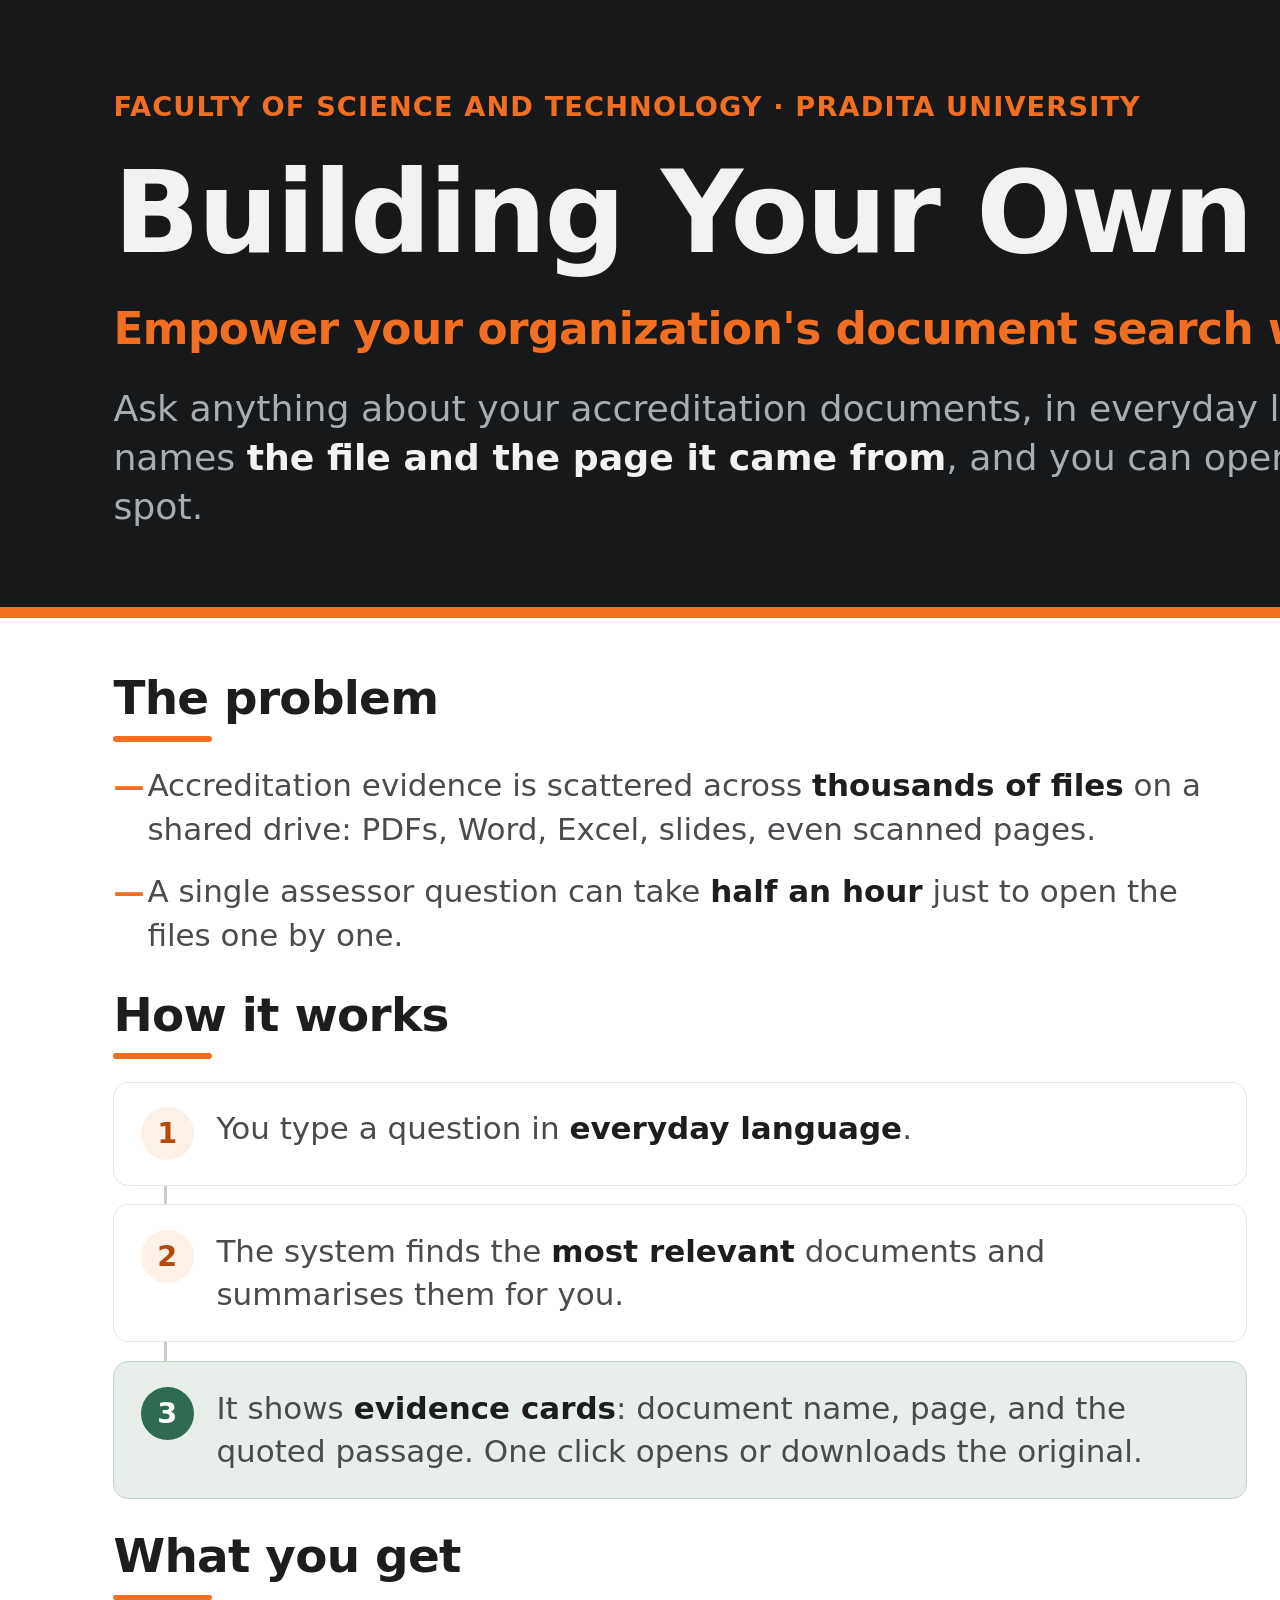
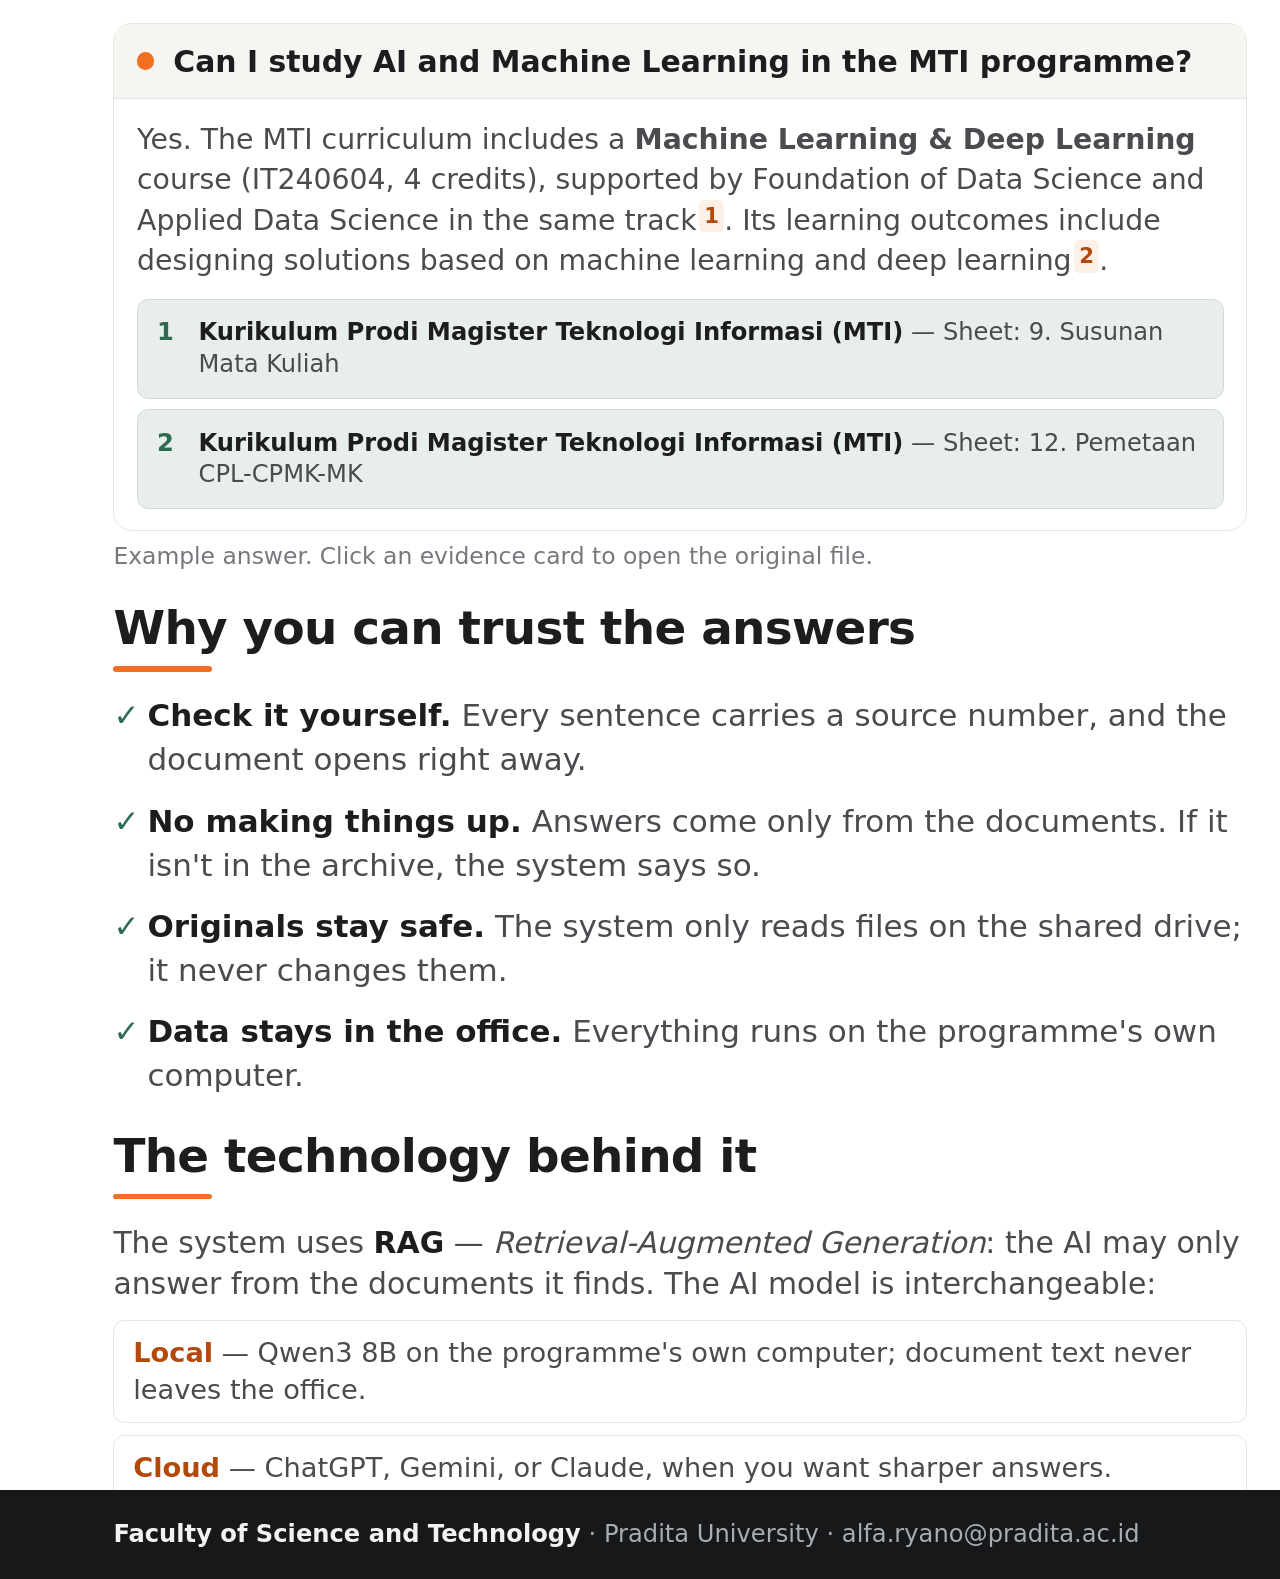
<file: publications/poster/poster_en.html>
<!DOCTYPE html>
<html lang="en">
<head>
<meta charset="utf-8">
<title>Poster A1 (EN) — Building Your Own Local AI</title>
<style>
/* ==========================================================================
   Poster A1 potret (594 × 841 mm) — Asisten Dokumen Akreditasi
   --------------------------------------------------------------------------
   Memakai sistem warna yang sama dengan landing page produk (oranye & hijau
   Pradita di atas ramp netral) agar poster dan aplikasinya terbaca sebagai
   satu hal. Tanpa web font: seluruhnya memakai huruf sistem, sehingga hasil
   cetak identik di komputer mana pun.

   Render:  python render_poster.py   → poster.pdf (A1, siap cetak)
   ========================================================================== */

:root {
  --orange:        #f26e21;
  --orange-strong: #d95a12;
  --orange-text:   #b34a0c;
  --orange-wash:   #fdf0e7;
  --green:         #405b4c;
  --green-text:    #2f6b52;
  --green-wash:    #e8efeb;

  --page:  #ffffff;
  --panel: #ffffff;
  --sunken:#f6f5f2;
  --line:  #e7e5e1;
  --line-strong: #cfccc6;

  --ink:   #1d1d1f;
  --ink-2: #4a4a4f;
  --ink-3: #77777d;

  --dark:     #16181a;
  --dark-ink: #f2f2f0;
  --dark-ink-2: #a9adb2;

  --sans: "Segoe UI Variable Text", "Segoe UI", system-ui, -apple-system, Inter, Arial, sans-serif;
  --display: "Segoe UI Variable Display", "Segoe UI", system-ui, -apple-system, Inter, Arial, sans-serif;
  --mono: "Cascadia Mono", Consolas, ui-monospace, monospace;
}

@page { size: 594mm 841mm; margin: 0; }

* { box-sizing: border-box; margin: 0; padding: 0; }

html, body {
  width: 594mm;
  height: 841mm;
}

body {
  font-family: var(--sans);
  color: var(--ink);
  background: var(--page);
  -webkit-print-color-adjust: exact;
  print-color-adjust: exact;
  display: flex;
  flex-direction: column;
}

/* ---------------------------------------------------------------- header */

.masthead {
  background: var(--dark);
  color: var(--dark-ink);
  padding: 24mm 30mm 20mm;
  border-bottom: 3mm solid var(--orange);
  position: relative;
  overflow: hidden;
}

/* sapuan hangat samar di sudut kanan atas, memberi kedalaman pada band gelap */
.masthead::after {
  content: "";
  position: absolute;
  top: -70mm; right: -60mm;
  width: 240mm; height: 240mm;
  border-radius: 50%;
  background: radial-gradient(circle, rgba(242,110,33,0.20) 0%, rgba(242,110,33,0) 68%);
  z-index: 0;
}

/* logo resmi berwarna gelap, jadi diberi alas putih agar terbaca di band hitam */
.brand {
  position: absolute;
  top: 20mm;
  right: 30mm;
  z-index: 2;
  background: #fff;
  border-radius: 3mm;
  padding: 5mm 6mm;
  line-height: 0;
}
.brand img { display: block; width: 95mm; height: auto; }

.kicker {
  font-size: 7.2mm;
  font-weight: 600;
  letter-spacing: 0.30mm;
  text-transform: uppercase;
  color: var(--orange);
  margin-bottom: 9mm;
}

.masthead h1 {
  font-family: var(--display);
  font-size: 30mm;
  line-height: 1.02;
  font-weight: 700;
  letter-spacing: -0.55mm;
  margin-bottom: 8mm;
}

.masthead .tagline {
  font-family: var(--display);
  font-size: 11.6mm;
  line-height: 1.22;
  font-weight: 600;
  letter-spacing: -0.14mm;
  color: var(--orange);
  margin-bottom: 8mm;
  max-width: 440mm;
}

.masthead p {
  font-size: 9.6mm;
  line-height: 1.34;
  font-weight: 400;
  color: var(--dark-ink-2);
  max-width: 440mm;
}
.masthead p b { color: var(--dark-ink); font-weight: 600; }

/* ------------------------------------------------------------------ body */

.sheet {
  flex: 1;
  display: grid;
  grid-template-columns: 300mm 1fr;
  gap: 20mm;
  padding: 14mm 30mm 12mm;
  min-height: 0;
}

.col { display: flex; flex-direction: column; }

h2 {
  font-family: var(--display);
  font-size: 12.4mm;
  font-weight: 700;
  letter-spacing: -0.18mm;
  color: var(--ink);
  margin-bottom: 3mm;
}
h2 + .underline {
  width: 26mm; height: 1.5mm;
  background: var(--orange);
  border-radius: 1mm;
  margin-bottom: 6mm;
}

.block + .block { margin-top: 8mm; }

/* ------------------------------------------------------------- daftar */

.points { list-style: none; display: grid; gap: 4.6mm; }

.points li {
  display: grid;
  grid-template-columns: 9mm 1fr;
  align-items: start;
  font-size: 8.2mm;
  line-height: 1.42;
  color: var(--ink-2);
}
.points li b { color: var(--ink); font-weight: 600; }

.points .mark {
  font-size: 8.2mm;
  line-height: 1.42;
  font-weight: 700;
  color: var(--orange);
}
.points.checks .mark { color: var(--green-text); }

/* -------------------------------------------------------------- langkah */

.steps { display: grid; gap: 0; }

.step {
  display: grid;
  grid-template-columns: 14mm 1fr;
  gap: 6mm;
  align-items: start;
  padding: 6.5mm 7mm;
  background: var(--panel);
  border: 0.5mm solid var(--line);
  border-radius: 4mm;
  font-size: 8.2mm;
  line-height: 1.4;
  color: var(--ink-2);
}
.step b { color: var(--ink); font-weight: 600; }

.step .num {
  width: 14mm; height: 14mm;
  display: grid; place-items: center;
  border-radius: 50%;
  background: var(--orange-wash);
  color: var(--orange-text);
  font-size: 7.6mm;
  font-weight: 700;
}

/* langkah terakhir — hasil yang dilihat pengguna */
.step.final {
  background: var(--green-wash);
  border-color: #bfd2c7;
}
.step.final .num { background: var(--green-text); color: #fff; }

.connector {
  width: 0.7mm;
  height: 5mm;
  background: var(--line-strong);
  margin-left: 13.5mm;
}

/* ------------------------------------------------- contoh hasil jawaban */

.demo {
  background: var(--panel);
  border: 0.5mm solid var(--line);
  border-radius: 5mm;
  overflow: hidden;
}

.demo-q {
  display: flex;
  align-items: center;
  gap: 5mm;
  padding: 5.2mm 6mm;
  background: var(--sunken);
  border-bottom: 0.5mm solid var(--line);
  font-size: 7.9mm;
  font-weight: 600;
  color: var(--ink);
}
.demo-q .dot {
  flex: none;
  width: 4.6mm; height: 4.6mm;
  border-radius: 50%;
  background: var(--orange);
}

.demo-a {
  padding: 5.6mm 6mm 5mm;
  font-size: 7.5mm;
  line-height: 1.4;
  color: var(--ink-2);
}
.demo-a .cite {
  display: inline-block;
  min-width: 5.6mm;
  padding: 0.4mm 1.4mm;
  margin-left: 0.6mm;
  border-radius: 1.4mm;
  background: var(--orange-wash);
  color: var(--orange-text);
  font-size: 5.6mm;
  font-weight: 700;
  text-align: center;
  vertical-align: 1.6mm;
}

.demo-sources {
  padding: 0 6mm 5.6mm;
  display: grid;
  gap: 2.8mm;
}
.demo-source {
  display: grid;
  grid-template-columns: 7mm 1fr;
  gap: 4mm;
  align-items: start;
  padding: 4.6mm 5mm;
  background: var(--green-wash);
  border: 0.4mm solid #cddcd3;
  border-radius: 3mm;
  font-size: 6.4mm;
  line-height: 1.3;
  color: var(--ink-2);
}
.demo-source .n {
  font-weight: 700;
  color: var(--green-text);
}
.demo-source b { color: var(--ink); font-weight: 600; }

.demo-caption {
  margin-top: 3mm;
  font-size: 6.2mm;
  color: var(--ink-3);
}

/* ------------------------------------------------------------------ CTA */

.cta {
  background: var(--dark);
  border-radius: 7mm;
  padding: 10mm 11mm 9mm;
  text-align: center;
  color: var(--dark-ink);
}

.cta-kicker {
  font-size: 7.4mm;
  font-weight: 700;
  letter-spacing: 0.6mm;
  text-transform: uppercase;
  color: var(--orange);
  margin-bottom: 8mm;
}

.qr-frame {
  background: #fff;
  border-radius: 4mm;
  padding: 4.4mm;
  width: 80mm;
  margin: 0 auto 7mm;
}
.qr-frame img { display: block; width: 100%; height: auto; image-rendering: pixelated; }

.cta-url {
  font-family: var(--display);
  font-size: 10.4mm;
  font-weight: 700;
  letter-spacing: -0.12mm;
  color: #fff;
  margin-bottom: 3mm;
  word-break: break-word;
}
.cta-hint { font-size: 6.6mm; color: var(--dark-ink-2); }

.cta hr {
  border: 0;
  border-top: 0.4mm solid rgba(255,255,255,0.18);
  margin: 9mm 0;
}

.creds { display: grid; gap: 4.5mm; text-align: left; }
.cred-row {
  display: grid;
  grid-template-columns: 40mm 1fr;
  align-items: center;
  gap: 5mm;
}
.cred-row span { font-size: 6.8mm; color: var(--dark-ink-2); }
.cred-row code {
  font-family: var(--mono);
  font-size: 9mm;
  font-weight: 700;
  color: #fff;
  background: rgba(255,255,255,0.10);
  border: 0.4mm solid rgba(255,255,255,0.22);
  border-radius: 2.6mm;
  padding: 2.4mm 5mm;
  text-align: center;
}

.cta-note {
  margin-top: 8mm;
  font-size: 6.2mm;
  line-height: 1.4;
  color: var(--dark-ink-2);
}

/* --------------------------------------------------------- pertanyaan */

.asks { display: grid; gap: 5mm; }

.ask {
  background: var(--panel);
  border: 0.5mm solid var(--line);
  border-left: 2mm solid var(--orange);
  border-radius: 3.4mm;
  padding: 5.6mm 6.5mm;
  font-size: 7.9mm;
  line-height: 1.34;
  color: var(--ink);
}

.asks-note {
  margin-top: 5mm;
  font-size: 6.2mm;
  line-height: 1.4;
  color: var(--ink-3);
}

/* ------------------------------------------------------------- angka */

/* ditumpuk vertikal: ketiganya satuan berbeda, bukan satu deret yang
   bisa dibandingkan berdampingan */
.stats {
  display: grid;
  gap: 4mm;
}

.stat {
  display: grid;
  grid-template-columns: 70mm 1fr;
  align-items: center;
  gap: 6mm;
  background: var(--sunken);
  border: 0.5mm solid var(--line);
  border-radius: 4mm;
  padding: 5.6mm 7mm;
}
.stat .value {
  font-family: var(--display);
  font-size: 16.5mm;
  font-weight: 700;
  line-height: 1;
  letter-spacing: -0.3mm;
  color: var(--orange-text);
}
.stat .label {
  font-size: 7.2mm;
  line-height: 1.3;
  color: var(--ink-2);
}

/* ---------------------------------------------------- teknologi (RAG) */

.tech-lead {
  font-size: 7.9mm;
  line-height: 1.38;
  color: var(--ink-2);
  margin-bottom: 4mm;
}
.tech-lead b { color: var(--ink); font-weight: 600; }

.tech-opts { display: grid; gap: 3mm; }

.tech-opt {
  background: var(--panel);
  border: 0.5mm solid var(--line);
  border-radius: 3mm;
  padding: 3.8mm 5mm;
  font-size: 7.2mm;
  line-height: 1.34;
  color: var(--ink-2);
}
.tech-opt b {
  font-weight: 700;
  color: var(--orange-text);
}

/* ------------------------------------------------------------- format */

.chips { display: flex; flex-wrap: wrap; gap: 3.4mm; }

.chip {
  padding: 3.2mm 5.4mm;
  background: var(--panel);
  border: 0.5mm solid var(--line-strong);
  border-radius: 20mm;
  font-size: 6.8mm;
  font-weight: 600;
  color: var(--ink-2);
}
/* sumber luar dibedakan warnanya dari daftar format file */
.chip.ext {
  border-color: var(--orange);
  background: var(--orange-wash);
  color: var(--orange-text);
}

.chips-sub {
  margin: 4.4mm 0 3.6mm;
  font-size: 6.6mm;
  line-height: 1.34;
  color: var(--ink-2);
}
.chips-sub b { color: var(--ink); font-weight: 600; }

/* ------------------------------------------------- spesifikasi & harga */

.spec-line {
  margin-top: 5mm;
  padding: 5mm 6mm;
  background: var(--orange-wash);
  border: 0.5mm solid #f1cdb0;
  border-radius: 3mm;
  font-size: 7.6mm;
  line-height: 1.38;
  color: var(--ink-2);
}
.spec-line b { color: var(--orange-text); font-weight: 700; }

/* ---------------------------------------------------------------- kaki */

.footer {
  background: var(--dark);
  color: var(--dark-ink-2);
  padding: 8mm 30mm;
  display: flex;
  justify-content: space-between;
  align-items: center;
  gap: 20mm;
  font-size: 6.4mm;
}
.footer b { color: var(--dark-ink); font-weight: 600; }
</style>
</head>
<body>

<header class="masthead">
  <div class="brand"><img src="pradita-logo.png" alt="Pradita University logo"></div>
  <div class="kicker">Faculty of Science and Technology &middot; Pradita University</div>
  <h1>Building Your Own Local AI</h1>
  <p class="tagline">Empower your organization's document search with AI</p>
  <p>Ask anything about your accreditation documents, in everyday language.
     Every answer names <b>the file and the page it came from</b>, and you can
     open that document on the spot.</p>
</header>

<main class="sheet">

  <!-- ============================ left column ============================ -->
  <div class="col">

    <section class="block">
      <h2>The problem</h2><div class="underline"></div>
      <ul class="points">
        <li><span class="mark">—</span>
          <span>Accreditation evidence is scattered across <b>thousands of
          files</b> on a shared drive: PDFs, Word, Excel, slides, even
          scanned pages.</span></li>
        <li><span class="mark">—</span>
          <span>A single assessor question can take <b>half an hour</b> just
          to open the files one by one.</span></li>
      </ul>
    </section>

    <section class="block">
      <h2>How it works</h2><div class="underline"></div>
      <div class="steps">
        <div class="step">
          <div class="num">1</div>
          <div>You type a question in <b>everyday language</b>.</div>
        </div>
        <div class="connector"></div>
        <div class="step">
          <div class="num">2</div>
          <div>The system finds the <b>most relevant</b> documents and
               summarises them for you.</div>
        </div>
        <div class="connector"></div>
        <div class="step final">
          <div class="num">3</div>
          <div>It shows <b>evidence cards</b>: document name, page, and the
               quoted passage. One click opens or downloads the original.</div>
        </div>
      </div>
    </section>

    <section class="block">
      <h2>What you get</h2><div class="underline"></div>
      <div class="demo">
        <div class="demo-q"><span class="dot"></span>Can I study AI and Machine Learning in the MTI programme?</div>
        <div class="demo-a">
          Yes. The MTI curriculum includes a <b>Machine Learning &amp; Deep
          Learning</b> course (IT240604, 4 credits), supported by Foundation of
          Data Science and Applied Data Science in the same
          track<span class="cite">1</span>. Its learning outcomes include
          designing solutions based on machine learning and deep
          learning<span class="cite">2</span>.
        </div>
        <div class="demo-sources">
          <div class="demo-source"><span class="n">1</span>
            <span><b>Kurikulum Prodi Magister Teknologi Informasi (MTI)</b> — Sheet: 9. Susunan Mata Kuliah</span></div>
          <div class="demo-source"><span class="n">2</span>
            <span><b>Kurikulum Prodi Magister Teknologi Informasi (MTI)</b> — Sheet: 12. Pemetaan CPL-CPMK-MK</span></div>
        </div>
      </div>
      <p class="demo-caption">Example answer. Click an evidence card to open
         the original file.</p>
    </section>

    <section class="block">
      <h2>Why you can trust the answers</h2><div class="underline"></div>
      <ul class="points checks">
        <li><span class="mark">&#10003;</span>
          <span><b>Check it yourself.</b> Every sentence carries a source
          number, and the document opens right away.</span></li>
        <li><span class="mark">&#10003;</span>
          <span><b>No making things up.</b> Answers come only from the
          documents. If it isn't in the archive, the system says so.</span></li>
        <li><span class="mark">&#10003;</span>
          <span><b>Originals stay safe.</b> The system only reads files on the
          shared drive; it never changes them.</span></li>
        <li><span class="mark">&#10003;</span>
          <span><b>Data stays in the office.</b> Everything runs on the
          programme's own computer.</span></li>
      </ul>
    </section>

    <section class="block">
      <h2>The technology behind it</h2><div class="underline"></div>
      <p class="tech-lead">The system uses <b>RAG</b> —
         <i>Retrieval-Augmented Generation</i>: the AI may only answer from the
         documents it finds. The AI model is interchangeable:</p>
      <div class="tech-opts">
        <div class="tech-opt"><b>Local</b> — Qwen3 8B on the programme's own
          computer; document text never leaves the office.</div>
        <div class="tech-opt"><b>Cloud</b> — ChatGPT, Gemini, or Claude, when
          you want sharper answers.</div>
      </div>
    </section>

  </div>

  <!-- ============================ right column =========================== -->
  <div class="col">

    <section class="cta">
      <div class="cta-kicker">Try it now</div>
      <div class="qr-frame"><img src="qr_code.png" alt="QR code to akreditasi.ayolearn.stream"></div>
      <div class="cta-url">https://akreditasi.ayolearn.stream</div>
      <div class="cta-hint">Scan the QR code, or type the address above</div>
      <hr>
      <div class="creds">
        <div class="cred-row"><span>Username</span><code>guest</code></div>
        <div class="cred-row"><span>Password</span><code>i am guest</code></div>
      </div>
      <div class="cta-note">The guest account can ask questions and download cited documents.</div>
    </section>

    <section class="block">
      <h2>Try asking</h2><div class="underline"></div>
      <div class="asks">
        <div class="ask">Which courses are taught in the MTI programme?</div>
        <div class="ask">How many students and graduates does the programme have?</div>
        <div class="ask">List the lecturers' research publications from the last three years.</div>
      </div>
      <p class="asks-note">All three already have answers in the indexed
         archive.</p>
    </section>

    <section class="block">
      <h2>Key Numbers</h2><div class="underline"></div>
      <div class="stats">
        <div class="stat">
          <div class="value">1,497</div>
          <div class="label">Documents indexed</div>
        </div>
        <div class="stat">
          <div class="value">188K</div>
          <div class="label">Searchable sentences</div>
        </div>
        <div class="stat">
          <div class="value">3.5M</div>
          <div class="label">Words inside</div>
        </div>
      </div>
    </section>

    <section class="block">
      <h2>What it can read</h2><div class="underline"></div>
      <div class="chips">
        <span class="chip">PDF</span>
        <span class="chip">Word</span>
        <span class="chip">Excel</span>
        <span class="chip">PowerPoint</span>
        <span class="chip">Web pages</span>
        <span class="chip">CSV</span>
        <span class="chip">Text</span>
        <span class="chip">Images &amp; scans (OCR)</span>
      </div>
      <p class="chips-sub">External sources can be added and indexed too,
         such as:</p>
      <div class="chips">
        <span class="chip ext">PDDikti</span>
        <span class="chip ext">SINTA</span>
        <span class="chip ext">Google Scholar</span>
        <span class="chip ext">Campus website</span>
      </div>
      <p class="spec-line"><b>Specs:</b> Intel Core i7, 8 GB VGA, 32 GB RAM,
         10 GB storage &mdash; <b>≈ IDR 20 million</b> per unit.</p>
    </section>

  </div>
</main>

<footer class="footer">
  <div><b>Faculty of Science and Technology</b> &middot; Pradita University &middot; alfa.ryano@pradita.ac.id</div>
  <div>Runs on one office computer &middot; source documents are never modified</div>
</footer>

</body>
</html>
</file>
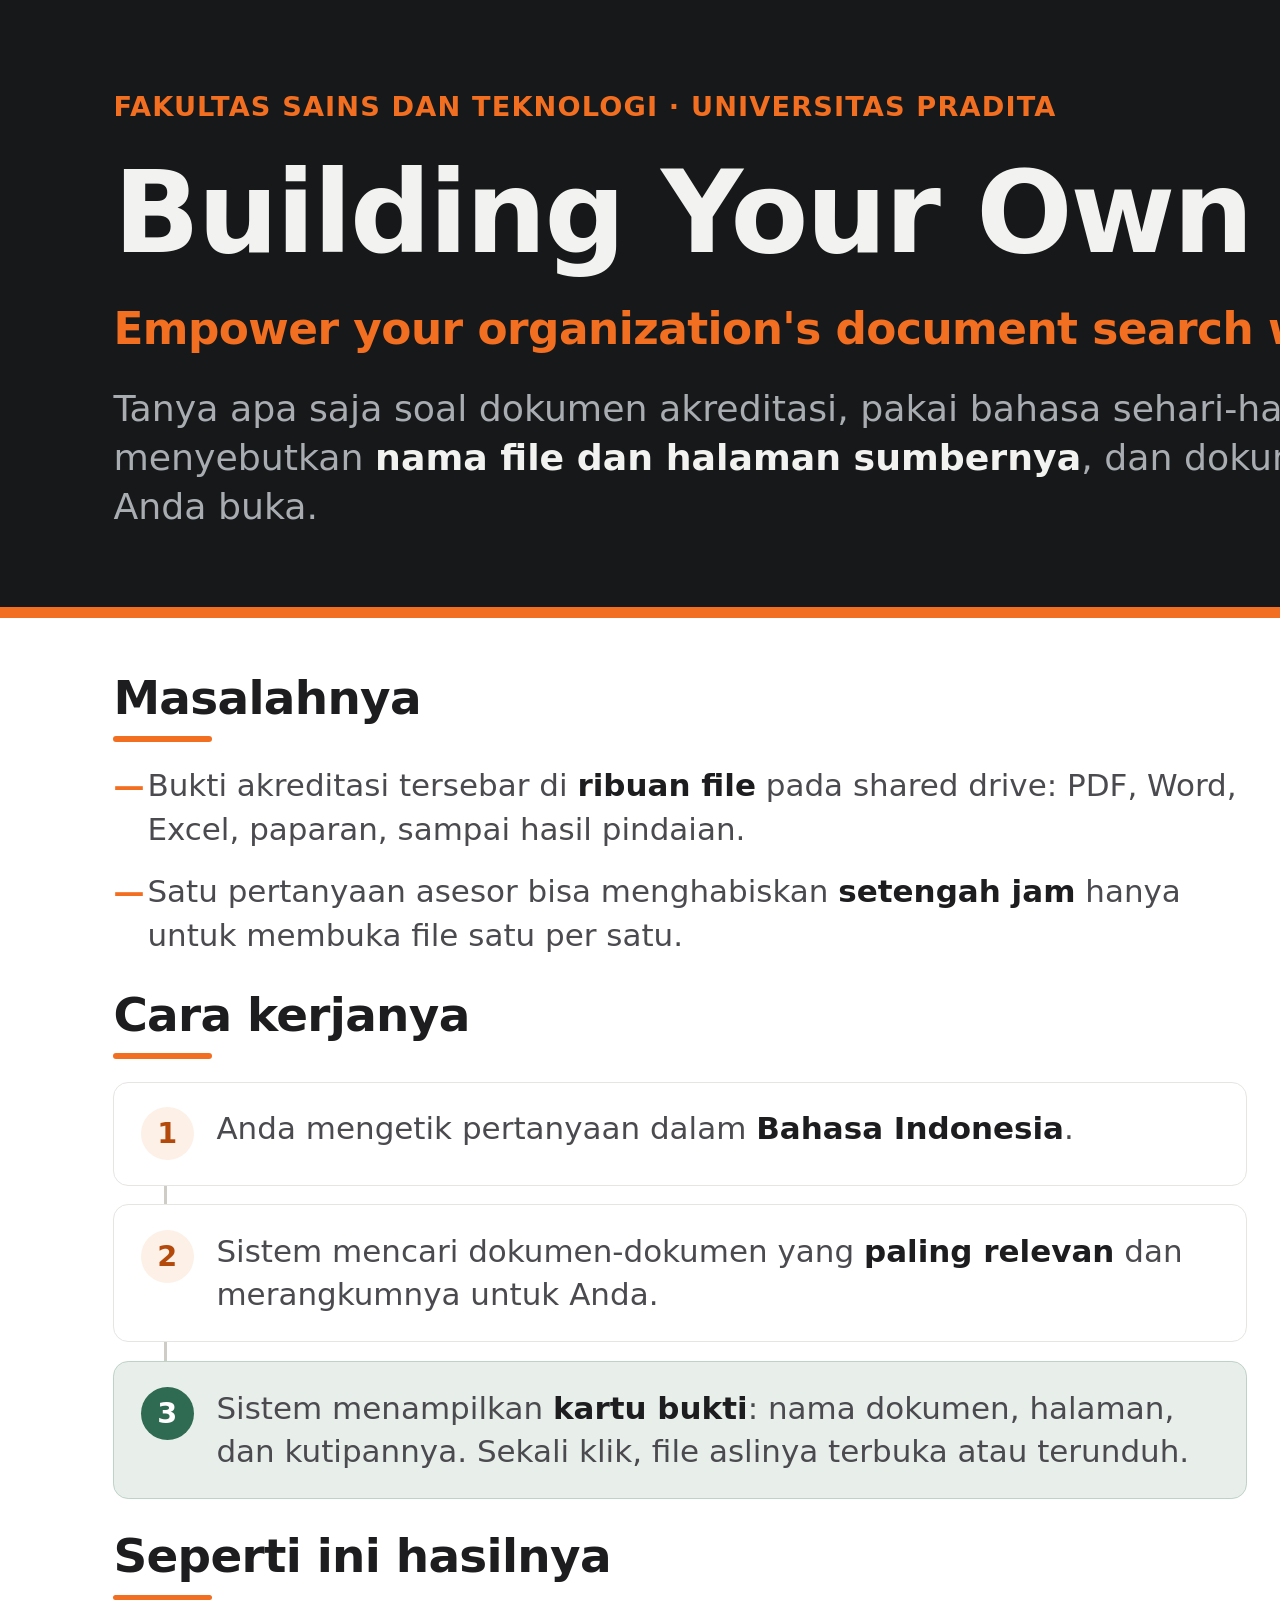
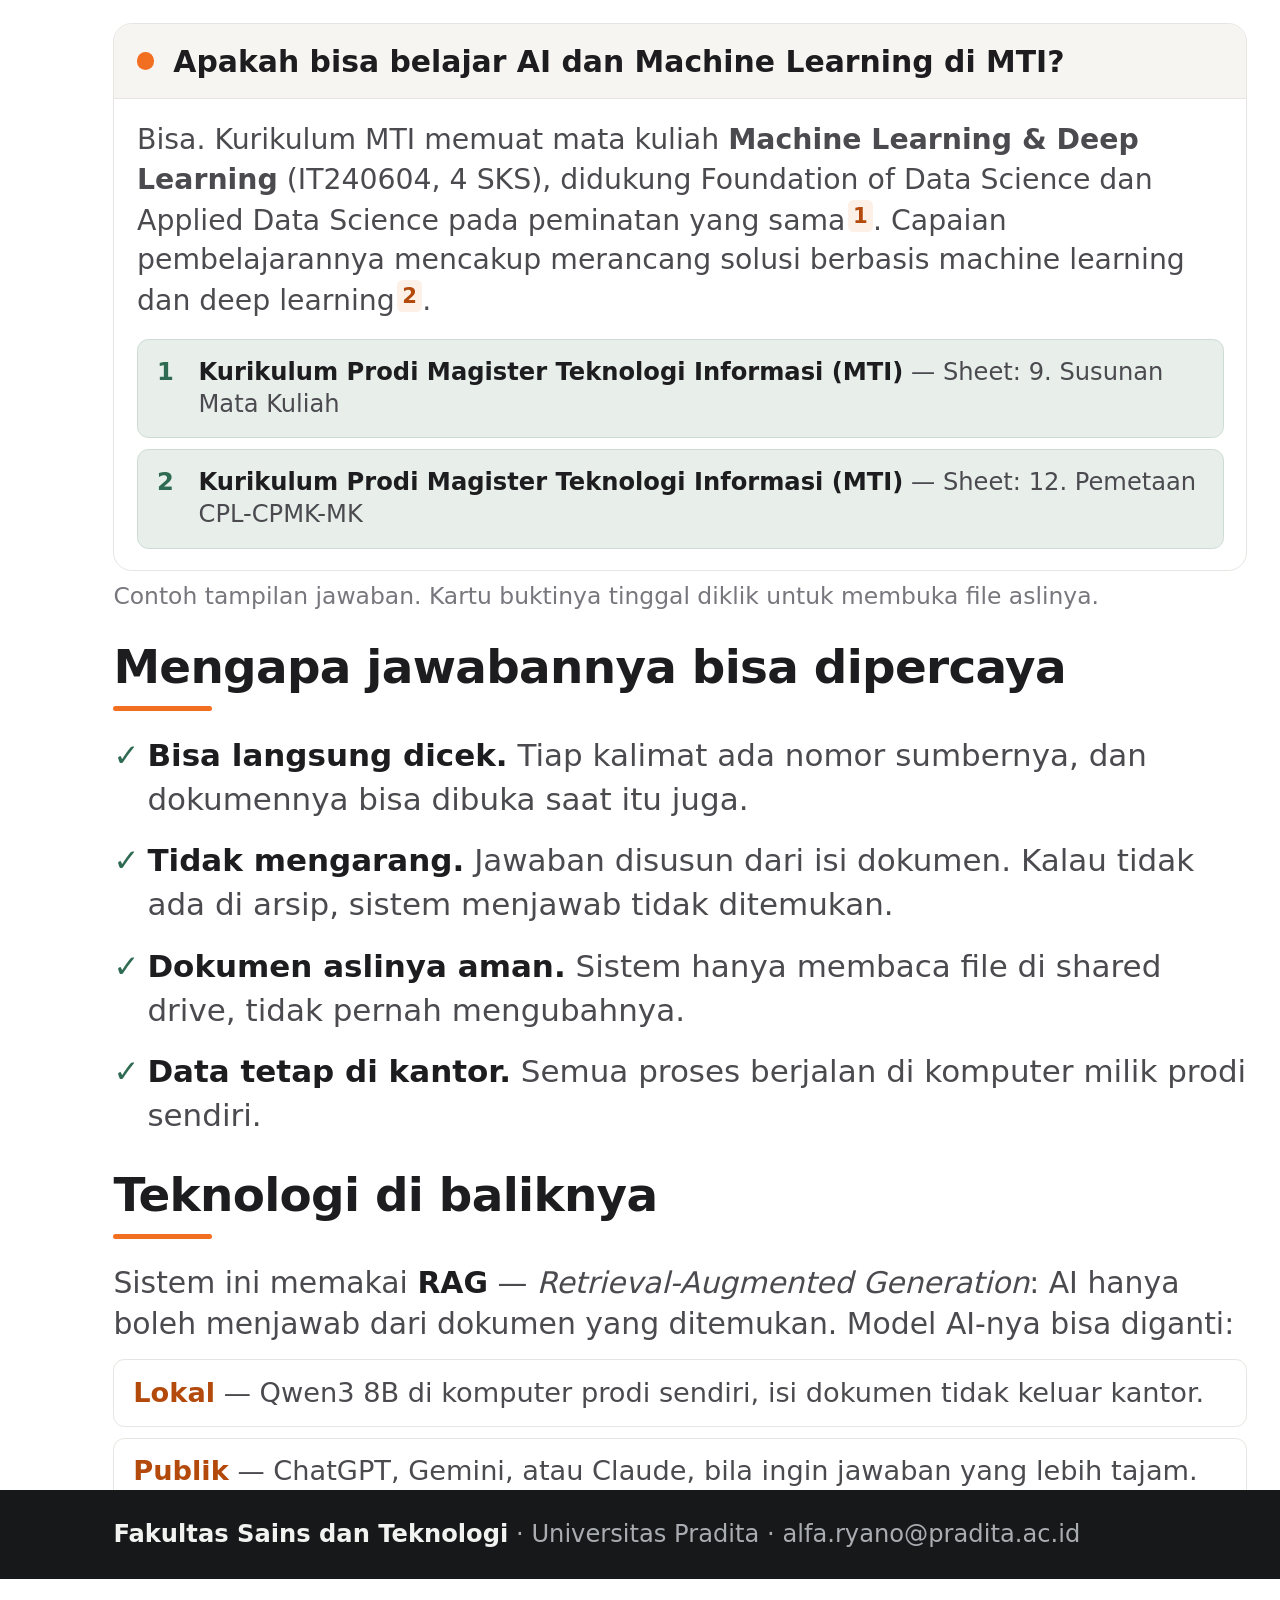
<file: publications/poster/poster_id.html>
<!DOCTYPE html>
<html lang="id">
<head>
<meta charset="utf-8">
<title>Poster A1 (ID) — Building Your Own Local AI</title>
<style>
/* ==========================================================================
   Poster A1 potret (594 × 841 mm) — Asisten Dokumen Akreditasi
   --------------------------------------------------------------------------
   Memakai sistem warna yang sama dengan landing page produk (oranye & hijau
   Pradita di atas ramp netral) agar poster dan aplikasinya terbaca sebagai
   satu hal. Tanpa web font: seluruhnya memakai huruf sistem, sehingga hasil
   cetak identik di komputer mana pun.

   Render:  python render_poster.py   → poster.pdf (A1, siap cetak)
   ========================================================================== */

:root {
  --orange:        #f26e21;
  --orange-strong: #d95a12;
  --orange-text:   #b34a0c;
  --orange-wash:   #fdf0e7;
  --green:         #405b4c;
  --green-text:    #2f6b52;
  --green-wash:    #e8efeb;

  --page:  #ffffff;
  --panel: #ffffff;
  --sunken:#f6f5f2;
  --line:  #e7e5e1;
  --line-strong: #cfccc6;

  --ink:   #1d1d1f;
  --ink-2: #4a4a4f;
  --ink-3: #77777d;

  --dark:     #16181a;
  --dark-ink: #f2f2f0;
  --dark-ink-2: #a9adb2;

  --sans: "Segoe UI Variable Text", "Segoe UI", system-ui, -apple-system, Inter, Arial, sans-serif;
  --display: "Segoe UI Variable Display", "Segoe UI", system-ui, -apple-system, Inter, Arial, sans-serif;
  --mono: "Cascadia Mono", Consolas, ui-monospace, monospace;
}

@page { size: 594mm 841mm; margin: 0; }

* { box-sizing: border-box; margin: 0; padding: 0; }

html, body {
  width: 594mm;
  height: 841mm;
}

body {
  font-family: var(--sans);
  color: var(--ink);
  background: var(--page);
  -webkit-print-color-adjust: exact;
  print-color-adjust: exact;
  display: flex;
  flex-direction: column;
}

/* ---------------------------------------------------------------- header */

.masthead {
  background: var(--dark);
  color: var(--dark-ink);
  padding: 24mm 30mm 20mm;
  border-bottom: 3mm solid var(--orange);
  position: relative;
  overflow: hidden;
}

/* sapuan hangat samar di sudut kanan atas, memberi kedalaman pada band gelap */
.masthead::after {
  content: "";
  position: absolute;
  top: -70mm; right: -60mm;
  width: 240mm; height: 240mm;
  border-radius: 50%;
  background: radial-gradient(circle, rgba(242,110,33,0.20) 0%, rgba(242,110,33,0) 68%);
  z-index: 0;
}

/* logo resmi berwarna gelap, jadi diberi alas putih agar terbaca di band hitam */
.brand {
  position: absolute;
  top: 20mm;
  right: 30mm;
  z-index: 2;
  background: #fff;
  border-radius: 3mm;
  padding: 5mm 6mm;
  line-height: 0;
}
.brand img { display: block; width: 95mm; height: auto; }

.kicker {
  font-size: 7.2mm;
  font-weight: 600;
  letter-spacing: 0.30mm;
  text-transform: uppercase;
  color: var(--orange);
  margin-bottom: 9mm;
}

.masthead h1 {
  font-family: var(--display);
  font-size: 30mm;
  line-height: 1.02;
  font-weight: 700;
  letter-spacing: -0.55mm;
  margin-bottom: 8mm;
}

.masthead .tagline {
  font-family: var(--display);
  font-size: 11.6mm;
  line-height: 1.22;
  font-weight: 600;
  letter-spacing: -0.14mm;
  color: var(--orange);
  margin-bottom: 8mm;
  max-width: 440mm;
}

.masthead p {
  font-size: 9.6mm;
  line-height: 1.34;
  font-weight: 400;
  color: var(--dark-ink-2);
  max-width: 440mm;
}
.masthead p b { color: var(--dark-ink); font-weight: 600; }

/* ------------------------------------------------------------------ body */

.sheet {
  flex: 1;
  display: grid;
  grid-template-columns: 300mm 1fr;
  gap: 20mm;
  padding: 14mm 30mm 12mm;
  min-height: 0;
}

.col { display: flex; flex-direction: column; }

h2 {
  font-family: var(--display);
  font-size: 12.4mm;
  font-weight: 700;
  letter-spacing: -0.18mm;
  color: var(--ink);
  margin-bottom: 3mm;
}
h2 + .underline {
  width: 26mm; height: 1.5mm;
  background: var(--orange);
  border-radius: 1mm;
  margin-bottom: 6mm;
}

.block + .block { margin-top: 8mm; }

/* ------------------------------------------------------------- daftar */

.points { list-style: none; display: grid; gap: 4.6mm; }

.points li {
  display: grid;
  grid-template-columns: 9mm 1fr;
  align-items: start;
  font-size: 8.2mm;
  line-height: 1.42;
  color: var(--ink-2);
}
.points li b { color: var(--ink); font-weight: 600; }

.points .mark {
  font-size: 8.2mm;
  line-height: 1.42;
  font-weight: 700;
  color: var(--orange);
}
.points.checks .mark { color: var(--green-text); }

/* -------------------------------------------------------------- langkah */

.steps { display: grid; gap: 0; }

.step {
  display: grid;
  grid-template-columns: 14mm 1fr;
  gap: 6mm;
  align-items: start;
  padding: 6.5mm 7mm;
  background: var(--panel);
  border: 0.5mm solid var(--line);
  border-radius: 4mm;
  font-size: 8.2mm;
  line-height: 1.4;
  color: var(--ink-2);
}
.step b { color: var(--ink); font-weight: 600; }

.step .num {
  width: 14mm; height: 14mm;
  display: grid; place-items: center;
  border-radius: 50%;
  background: var(--orange-wash);
  color: var(--orange-text);
  font-size: 7.6mm;
  font-weight: 700;
}

/* langkah terakhir — hasil yang dilihat pengguna */
.step.final {
  background: var(--green-wash);
  border-color: #bfd2c7;
}
.step.final .num { background: var(--green-text); color: #fff; }

.connector {
  width: 0.7mm;
  height: 5mm;
  background: var(--line-strong);
  margin-left: 13.5mm;
}

/* ------------------------------------------------- contoh hasil jawaban */

.demo {
  background: var(--panel);
  border: 0.5mm solid var(--line);
  border-radius: 5mm;
  overflow: hidden;
}

.demo-q {
  display: flex;
  align-items: center;
  gap: 5mm;
  padding: 5.2mm 6mm;
  background: var(--sunken);
  border-bottom: 0.5mm solid var(--line);
  font-size: 7.9mm;
  font-weight: 600;
  color: var(--ink);
}
.demo-q .dot {
  flex: none;
  width: 4.6mm; height: 4.6mm;
  border-radius: 50%;
  background: var(--orange);
}

.demo-a {
  padding: 5.6mm 6mm 5mm;
  font-size: 7.5mm;
  line-height: 1.4;
  color: var(--ink-2);
}
.demo-a .cite {
  display: inline-block;
  min-width: 5.6mm;
  padding: 0.4mm 1.4mm;
  margin-left: 0.6mm;
  border-radius: 1.4mm;
  background: var(--orange-wash);
  color: var(--orange-text);
  font-size: 5.6mm;
  font-weight: 700;
  text-align: center;
  vertical-align: 1.6mm;
}

.demo-sources {
  padding: 0 6mm 5.6mm;
  display: grid;
  gap: 2.8mm;
}
.demo-source {
  display: grid;
  grid-template-columns: 7mm 1fr;
  gap: 4mm;
  align-items: start;
  padding: 4.6mm 5mm;
  background: var(--green-wash);
  border: 0.4mm solid #cddcd3;
  border-radius: 3mm;
  font-size: 6.4mm;
  line-height: 1.3;
  color: var(--ink-2);
}
.demo-source .n {
  font-weight: 700;
  color: var(--green-text);
}
.demo-source b { color: var(--ink); font-weight: 600; }

.demo-caption {
  margin-top: 3mm;
  font-size: 6.2mm;
  color: var(--ink-3);
}

/* ------------------------------------------------------------------ CTA */

.cta {
  background: var(--dark);
  border-radius: 7mm;
  padding: 10mm 11mm 9mm;
  text-align: center;
  color: var(--dark-ink);
}

.cta-kicker {
  font-size: 7.4mm;
  font-weight: 700;
  letter-spacing: 0.6mm;
  text-transform: uppercase;
  color: var(--orange);
  margin-bottom: 8mm;
}

.qr-frame {
  background: #fff;
  border-radius: 4mm;
  padding: 4.4mm;
  width: 80mm;
  margin: 0 auto 7mm;
}
.qr-frame img { display: block; width: 100%; height: auto; image-rendering: pixelated; }

.cta-url {
  font-family: var(--display);
  font-size: 10.4mm;
  font-weight: 700;
  letter-spacing: -0.12mm;
  color: #fff;
  margin-bottom: 3mm;
  word-break: break-word;
}
.cta-hint { font-size: 6.6mm; color: var(--dark-ink-2); }

.cta hr {
  border: 0;
  border-top: 0.4mm solid rgba(255,255,255,0.18);
  margin: 9mm 0;
}

.creds { display: grid; gap: 4.5mm; text-align: left; }
.cred-row {
  display: grid;
  grid-template-columns: 40mm 1fr;
  align-items: center;
  gap: 5mm;
}
.cred-row span { font-size: 6.8mm; color: var(--dark-ink-2); }
.cred-row code {
  font-family: var(--mono);
  font-size: 9mm;
  font-weight: 700;
  color: #fff;
  background: rgba(255,255,255,0.10);
  border: 0.4mm solid rgba(255,255,255,0.22);
  border-radius: 2.6mm;
  padding: 2.4mm 5mm;
  text-align: center;
}

.cta-note {
  margin-top: 8mm;
  font-size: 6.2mm;
  line-height: 1.4;
  color: var(--dark-ink-2);
}

/* --------------------------------------------------------- pertanyaan */

.asks { display: grid; gap: 5mm; }

.ask {
  background: var(--panel);
  border: 0.5mm solid var(--line);
  border-left: 2mm solid var(--orange);
  border-radius: 3.4mm;
  padding: 5.6mm 6.5mm;
  font-size: 7.9mm;
  line-height: 1.34;
  color: var(--ink);
}

.asks-note {
  margin-top: 5mm;
  font-size: 6.2mm;
  line-height: 1.4;
  color: var(--ink-3);
}

/* ------------------------------------------------------------- angka */

/* ditumpuk vertikal: ketiganya satuan berbeda, bukan satu deret yang
   bisa dibandingkan berdampingan */
.stats {
  display: grid;
  gap: 4mm;
}

.stat {
  display: grid;
  grid-template-columns: 70mm 1fr;
  align-items: center;
  gap: 6mm;
  background: var(--sunken);
  border: 0.5mm solid var(--line);
  border-radius: 4mm;
  padding: 5.6mm 7mm;
}
.stat .value {
  font-family: var(--display);
  font-size: 16.5mm;
  font-weight: 700;
  line-height: 1;
  letter-spacing: -0.3mm;
  color: var(--orange-text);
}
.stat .label {
  font-size: 7.2mm;
  line-height: 1.3;
  color: var(--ink-2);
}

/* ---------------------------------------------------- teknologi (RAG) */

.tech-lead {
  font-size: 7.9mm;
  line-height: 1.38;
  color: var(--ink-2);
  margin-bottom: 4mm;
}
.tech-lead b { color: var(--ink); font-weight: 600; }

.tech-opts { display: grid; gap: 3mm; }

.tech-opt {
  background: var(--panel);
  border: 0.5mm solid var(--line);
  border-radius: 3mm;
  padding: 3.8mm 5mm;
  font-size: 7.2mm;
  line-height: 1.34;
  color: var(--ink-2);
}
.tech-opt b {
  font-weight: 700;
  color: var(--orange-text);
}

/* ------------------------------------------------------------- format */

.chips { display: flex; flex-wrap: wrap; gap: 3.4mm; }

.chip {
  padding: 3.2mm 5.4mm;
  background: var(--panel);
  border: 0.5mm solid var(--line-strong);
  border-radius: 20mm;
  font-size: 6.8mm;
  font-weight: 600;
  color: var(--ink-2);
}
/* sumber luar dibedakan warnanya dari daftar format file */
.chip.ext {
  border-color: var(--orange);
  background: var(--orange-wash);
  color: var(--orange-text);
}

.chips-sub {
  margin: 4.4mm 0 3.6mm;
  font-size: 6.6mm;
  line-height: 1.34;
  color: var(--ink-2);
}
.chips-sub b { color: var(--ink); font-weight: 600; }

/* ------------------------------------------------- spesifikasi & harga */

.spec-line {
  margin-top: 5mm;
  padding: 5mm 6mm;
  background: var(--orange-wash);
  border: 0.5mm solid #f1cdb0;
  border-radius: 3mm;
  font-size: 7.6mm;
  line-height: 1.38;
  color: var(--ink-2);
}
.spec-line b { color: var(--orange-text); font-weight: 700; }

/* ---------------------------------------------------------------- kaki */

.footer {
  background: var(--dark);
  color: var(--dark-ink-2);
  padding: 8mm 30mm;
  display: flex;
  justify-content: space-between;
  align-items: center;
  gap: 20mm;
  font-size: 6.4mm;
}
.footer b { color: var(--dark-ink); font-weight: 600; }
</style>
</head>
<body>

<header class="masthead">
  <div class="brand"><img src="pradita-logo.png" alt="Logo Universitas Pradita"></div>
  <div class="kicker">Fakultas Sains dan Teknologi &middot; Universitas Pradita</div>
  <h1>Building Your Own Local AI</h1>
  <p class="tagline">Empower your organization's document search with AI</p>
  <p>Tanya apa saja soal dokumen akreditasi, pakai bahasa sehari-hari.
     Jawabannya selalu menyebutkan <b>nama file dan halaman sumbernya</b>, dan
     dokumen itu bisa langsung Anda buka.</p>
</header>

<main class="sheet">

  <!-- ============================ kolom kiri ============================ -->
  <div class="col">

    <section class="block">
      <h2>Masalahnya</h2><div class="underline"></div>
      <ul class="points">
        <li><span class="mark">—</span>
          <span>Bukti akreditasi tersebar di <b>ribuan file</b> pada shared
          drive: PDF, Word, Excel, paparan, sampai hasil pindaian.</span></li>
        <li><span class="mark">—</span>
          <span>Satu pertanyaan asesor bisa menghabiskan <b>setengah jam</b>
          hanya untuk membuka file satu per satu.</span></li>
      </ul>
    </section>

    <section class="block">
      <h2>Cara kerjanya</h2><div class="underline"></div>
      <div class="steps">
        <div class="step">
          <div class="num">1</div>
          <div>Anda mengetik pertanyaan dalam <b>Bahasa Indonesia</b>.</div>
        </div>
        <div class="connector"></div>
        <div class="step">
          <div class="num">2</div>
          <div>Sistem mencari dokumen-dokumen yang <b>paling relevan</b> dan
               merangkumnya untuk Anda.</div>
        </div>
        <div class="connector"></div>
        <div class="step final">
          <div class="num">3</div>
          <div>Sistem menampilkan <b>kartu bukti</b>: nama dokumen, halaman, dan
               kutipannya. Sekali klik, file aslinya terbuka atau terunduh.</div>
        </div>
      </div>
    </section>

    <section class="block">
      <h2>Seperti ini hasilnya</h2><div class="underline"></div>
      <div class="demo">
        <div class="demo-q"><span class="dot"></span>Apakah bisa belajar AI dan Machine Learning di MTI?</div>
        <div class="demo-a">
          Bisa. Kurikulum MTI memuat mata kuliah <b>Machine Learning &amp; Deep
          Learning</b> (IT240604, 4 SKS), didukung Foundation of Data Science
          dan Applied Data Science pada peminatan yang
          sama<span class="cite">1</span>. Capaian pembelajarannya mencakup
          merancang solusi berbasis machine learning dan deep
          learning<span class="cite">2</span>.
        </div>
        <div class="demo-sources">
          <div class="demo-source"><span class="n">1</span>
            <span><b>Kurikulum Prodi Magister Teknologi Informasi (MTI)</b> — Sheet: 9. Susunan Mata Kuliah</span></div>
          <div class="demo-source"><span class="n">2</span>
            <span><b>Kurikulum Prodi Magister Teknologi Informasi (MTI)</b> — Sheet: 12. Pemetaan CPL-CPMK-MK</span></div>
        </div>
      </div>
      <p class="demo-caption">Contoh tampilan jawaban. Kartu buktinya tinggal
         diklik untuk membuka file aslinya.</p>
    </section>

    <section class="block">
      <h2>Mengapa jawabannya bisa dipercaya</h2><div class="underline"></div>
      <ul class="points checks">
        <li><span class="mark">&#10003;</span>
          <span><b>Bisa langsung dicek.</b> Tiap kalimat ada nomor sumbernya,
          dan dokumennya bisa dibuka saat itu juga.</span></li>
        <li><span class="mark">&#10003;</span>
          <span><b>Tidak mengarang.</b> Jawaban disusun dari isi dokumen. Kalau
          tidak ada di arsip, sistem menjawab tidak ditemukan.</span></li>
        <li><span class="mark">&#10003;</span>
          <span><b>Dokumen aslinya aman.</b> Sistem hanya membaca file di
          shared drive, tidak pernah mengubahnya.</span></li>
        <li><span class="mark">&#10003;</span>
          <span><b>Data tetap di kantor.</b> Semua proses berjalan di komputer
          milik prodi sendiri.</span></li>
      </ul>
    </section>

    <section class="block">
      <h2>Teknologi di baliknya</h2><div class="underline"></div>
      <p class="tech-lead">Sistem ini memakai <b>RAG</b> —
         <i>Retrieval-Augmented Generation</i>: AI hanya boleh menjawab dari
         dokumen yang ditemukan. Model AI-nya bisa diganti:</p>
      <div class="tech-opts">
        <div class="tech-opt"><b>Lokal</b> — Qwen3 8B di komputer prodi
          sendiri, isi dokumen tidak keluar kantor.</div>
        <div class="tech-opt"><b>Publik</b> — ChatGPT, Gemini, atau Claude,
          bila ingin jawaban yang lebih tajam.</div>
      </div>
    </section>

  </div>

  <!-- ============================ kolom kanan =========================== -->
  <div class="col">

    <section class="cta">
      <div class="cta-kicker">Coba sekarang</div>
      <div class="qr-frame"><img src="qr_code.png" alt="Kode QR menuju akreditasi.ayolearn.stream"></div>
      <div class="cta-url">https://akreditasi.ayolearn.stream</div>
      <div class="cta-hint">Pindai QR, atau ketik alamat di atas</div>
      <hr>
      <div class="creds">
        <div class="cred-row"><span>Nama pengguna</span><code>guest</code></div>
        <div class="cred-row"><span>Kata sandi</span><code>i am guest</code></div>
      </div>
      <div class="cta-note">Akun tamu boleh bertanya dan mengunduh dokumen yang disitasi.</div>
    </section>

    <section class="block">
      <h2>Contoh pertanyaan</h2><div class="underline"></div>
      <div class="asks">
        <div class="ask">Mata kuliah apa saja yang diajarkan di Prodi MTI?</div>
        <div class="ask">Berapa jumlah mahasiswa dan lulusan prodi?</div>
        <div class="ask">Sebutkan publikasi penelitian dosen tiga tahun terakhir.</div>
      </div>
      <p class="asks-note">Ketiga pertanyaan ini sudah ada jawabannya di dalam
         arsip yang terindeks.</p>
    </section>

    <section class="block">
      <h2>Angka Kunci</h2><div class="underline"></div>
      <div class="stats">
        <div class="stat">
          <div class="value">1.497</div>
          <div class="label">Dokumen terindeks</div>
        </div>
        <div class="stat">
          <div class="value">188 ribu</div>
          <div class="label">Kalimat yang bisa dicari</div>
        </div>
        <div class="stat">
          <div class="value">3,5 juta</div>
          <div class="label">Kata di dalamnya</div>
        </div>
      </div>
    </section>

    <section class="block">
      <h2>Yang bisa dibaca</h2><div class="underline"></div>
      <div class="chips">
        <span class="chip">PDF</span>
        <span class="chip">Word</span>
        <span class="chip">Excel</span>
        <span class="chip">PowerPoint</span>
        <span class="chip">Halaman web</span>
        <span class="chip">CSV</span>
        <span class="chip">Teks</span>
        <span class="chip">Gambar &amp; pindaian (OCR)</span>
      </div>
      <p class="chips-sub">Sumber luar juga bisa ditambahkan dan diindeks,
         seperti:</p>
      <div class="chips">
        <span class="chip ext">PDDikti</span>
        <span class="chip ext">SINTA</span>
        <span class="chip ext">Google Scholar</span>
        <span class="chip ext">Situs kampus</span>
      </div>
      <p class="spec-line"><b>Spesifikasi:</b> Intel Core i7, VGA 8 GB, RAM
         32 GB, penyimpanan 10 GB &mdash; <b>± Rp 20 juta</b> per unit.</p>
    </section>

  </div>
</main>

<footer class="footer">
  <div><b>Fakultas Sains dan Teknologi</b> &middot; Universitas Pradita &middot; alfa.ryano@pradita.ac.id</div>
  <div>Berjalan di satu komputer kantor &middot; dokumen tidak pernah diubah</div>
</footer>

</body>
</html>
</file>
